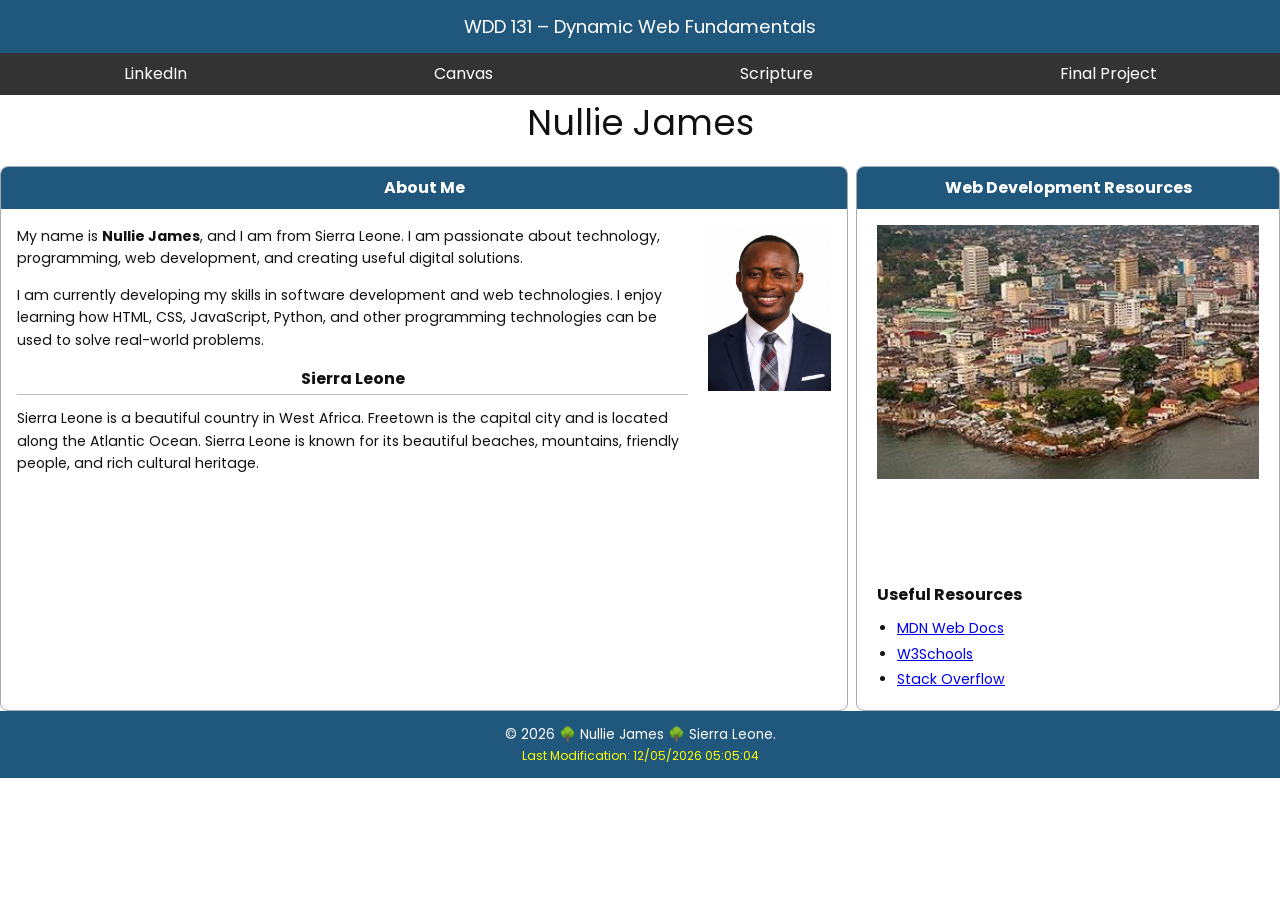
<file: index.html>
<!DOCTYPE html>
<html lang="en">

<head>
    <meta charset="UTF-8">
    <meta name="viewport" content="width=device-width, initial-scale=1.0">
    <title>WDD 131 - Dynamic Web Fundamentals - Nullie James</title>
    <meta name="description" content="This is the WDD 131 course website for Nullie James.">
    <meta name="author" content="Nullie James">
    <link rel="preconnect" href="https://fonts.googleapis.com">
    <link rel="preconnect" href="https://fonts.gstatic.com" crossorigin>
    <link href="https://fonts.googleapis.com/css2?family=Poppins:wght@400;600&display=swap" rel="stylesheet">
     <link rel="stylesheet" href="scripts/getdates.js">
    <link rel="stylesheet" href="styles/base.css">
</head>

<body>
    <header>
        <div class="header-top">
            <span id="course-title"> WDD 131 – Dynamic Web Fundamentals</span>
        </div>

        <nav>
            <ul>
                <li><a href="https://www.linkedin.com/in/nullie-james-a73502253"> LinkedIn</a></li>
                <li><a href="https://byupw.instructure.com/">Canvas</a></li>
                <li><a href="https://www.churchofjesuschrist.org/study/scriptures">Scripture</a></li>
                <li><a href="#">Final Project</a></li>
            </ul>
        </nav>
    </header>

    <main>
        <h1>Nullie James</h1>

        <div class="cards">

            <section class="card about-card">
                <h2>About Me</h2>

                <div class="card-content">

                    <div class="about-text">

                        <p>
                            My name is <strong>Nullie James</strong>, and I am from
                            Sierra Leone. I am passionate about technology,
                            programming, web development, and creating useful
                            digital solutions.
                        </p>

                        <p>
                            I am currently developing my skills in software
                            development and web technologies. I enjoy learning
                            how HTML, CSS, JavaScript, Python, and other
                            programming technologies can be used to solve
                            real-world problems.
                        </p>

                        <h3>Sierra Leone</h3>
                        <p>

                            Sierra Leone is a beautiful country in West Africa.
                            Freetown is the capital city and is located along
                            the Atlantic Ocean. Sierra Leone is known for its
                            beautiful beaches, mountains, friendly people,
                            and rich cultural heritage.
                        </p>

                    </div>
                    <img src="images/james.jpg" alt="My profile picture">
                </div>
            </section>

            <section class="card resources-card">
                <h2>Web Development Resources</h2>

                <div class="resource-content">
                    <img src="images/freetown.jpg" alt="Beautiful scenery in Sierra Leone">

                    <div class="resources">
                        <h3>Useful Resources</h3>
                        <ul>
                            <li>
                                <a href="https://developer.mozilla.org/en-US/docs/Web/JavaScript" target="_blank">MDN
                                    Web Docs</a>
                            </li>
                            <li>
                                <a href="https://www.w3schools.com/" target="_blank">W3Schools</a>
                            </li>
                            <li>
                                <a href="https://stackoverflow.com/" target="_blank">Stack Overflow</a>
                            </li>
                        </ul>
                    </div>
                </div>
            </section>

        </div>
    </main>
    <footer>
        <p>
            &copy; <span id="currentyear"></span>
            🌳 Nullie James 🌳 Sierra Leone.
        </p>

        <p id="lastModified"></p>
    </footer>

    <script src="scripts/getdates.js"></script>
</body>

</html>
</file>
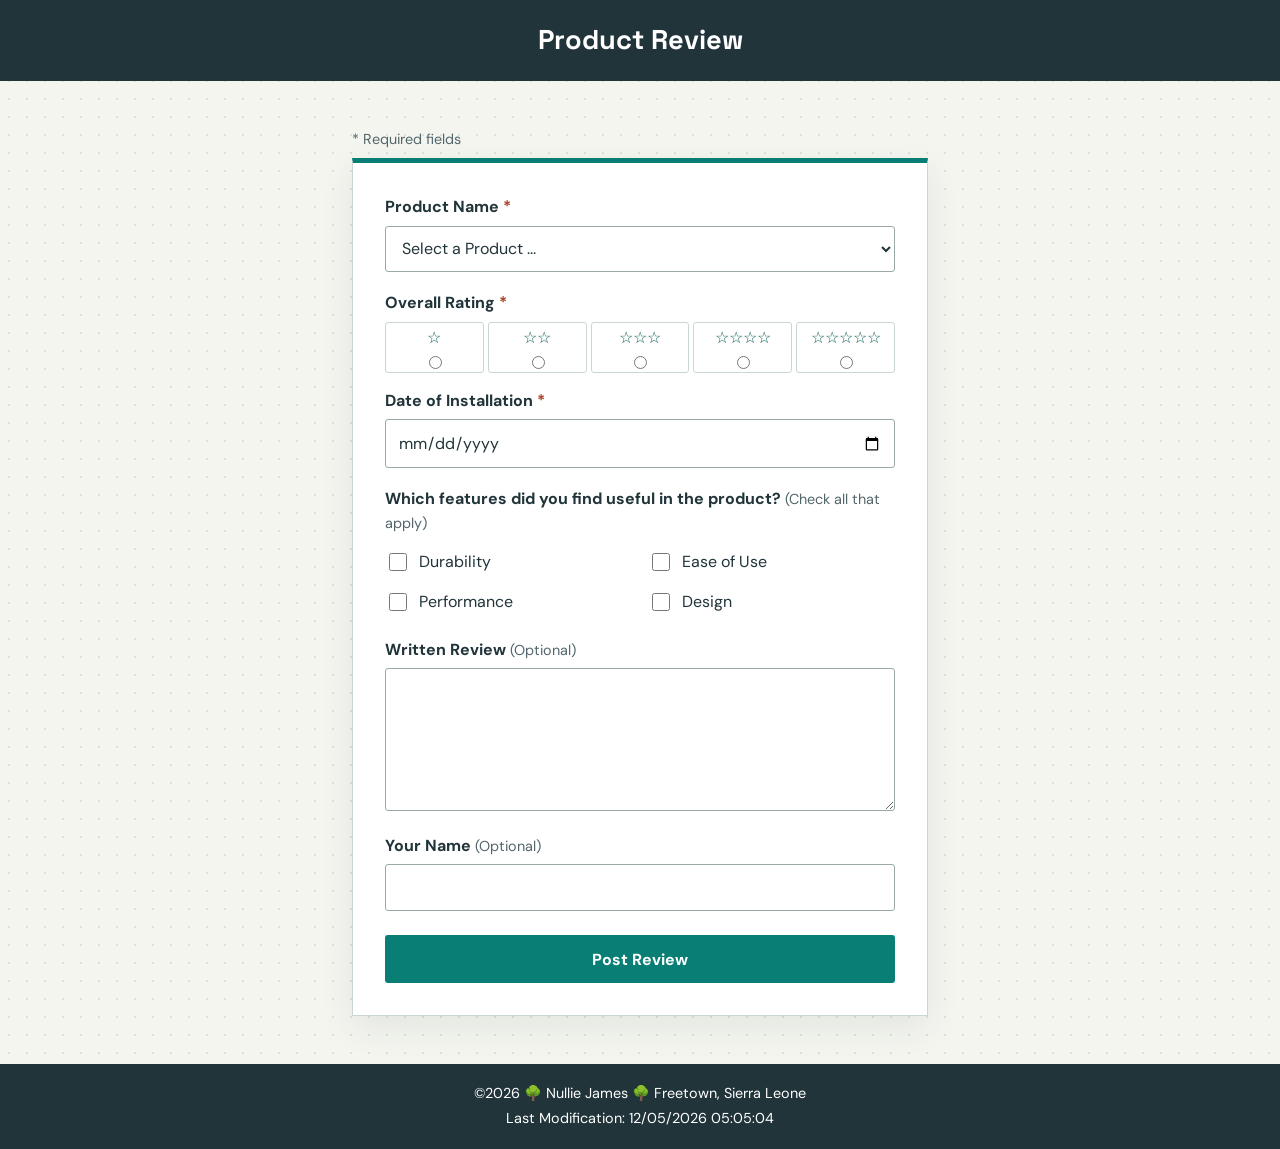
<file: form.html>
<!DOCTYPE html>
<html lang="en">

<head>
    <meta charset="UTF-8">
    <meta name="viewport" content="width=device-width, initial-scale=1.0">
    <meta name="description"
        content="Share feedback on product quality, installation, and useful features with this WDD131 product review form.">
    <meta name="author" content="Nullie James">
    <title>Product Review | WDD131</title>
    <link rel="preconnect" href="https://fonts.googleapis.com">
    <link rel="preconnect" href="https://fonts.gstatic.com" crossorigin>
    <link
        href="https://fonts.googleapis.com/css2?family=DM+Sans:wght@400;500;600;700&family=Space+Grotesk:wght@500;600;700&display=swap"
        rel="stylesheet">
    <link rel="stylesheet" href="styles/form.css">
    <script src="scripts/form.js" defer></script>
</head>

<body>
    <header>
        <h1>Product Review</h1>
    </header>
    <main>
        <p class="required-note"><span aria-hidden="true">*</span> Required fields</p>
        <form action="review.html" method="get">
            <label for="product">Product Name <span class="required" aria-hidden="true">*</span></label>
            <select id="product" name="product" required>
                <option value="" disabled selected>Select a Product ...</option>
            </select>

            <fieldset class="rating-options">
                <legend>Overall Rating <span class="required" aria-hidden="true">*</span></legend>
                <div class="rating-list">
                    <label for="rating-1"><input type="radio" id="rating-1" name="rating" value="1" required> <span
                            aria-hidden="true">☆</span> <span class="visually-hidden">1 star</span></label>
                    <label for="rating-2"><input type="radio" id="rating-2" name="rating" value="2" required> <span
                            aria-hidden="true">☆☆</span> <span class="visually-hidden">2 stars</span></label>
                    <label for="rating-3"><input type="radio" id="rating-3" name="rating" value="3" required> <span
                            aria-hidden="true">☆☆☆</span> <span class="visually-hidden">3 stars</span></label>
                    <label for="rating-4"><input type="radio" id="rating-4" name="rating" value="4" required> <span
                            aria-hidden="true">☆☆☆☆</span> <span class="visually-hidden">4 stars</span></label>
                    <label for="rating-5"><input type="radio" id="rating-5" name="rating" value="5" required> <span
                            aria-hidden="true">☆☆☆☆☆</span> <span class="visually-hidden">5 stars</span></label>
                </div>
            </fieldset>

            <label for="installation-date">Date of Installation <span class="required"
                    aria-hidden="true">*</span></label>
            <input type="date" id="installation-date" name="installation-date" required>

            <fieldset class="features-options">
                <legend>Which features did you find useful in the product? <span class="optional">(Check all that
                        apply)</span></legend>
                <label for="durability"><input type="checkbox" id="durability" name="features" value="Durability">
                    Durability</label>
                <label for="ease-of-use"><input type="checkbox" id="ease-of-use" name="features" value="Ease of Use">
                    Ease of Use</label>
                <label for="performance"><input type="checkbox" id="performance" name="features" value="Performance">
                    Performance</label>
                <label for="design"><input type="checkbox" id="design" name="features" value="Design"> Design</label>
            </fieldset>

            <label for="written-review">Written Review <span class="optional">(Optional)</span></label>
            <textarea id="written-review" name="written-review" rows="5"></textarea>

            <label for="user-name">Your Name <span class="optional">(Optional)</span></label>
            <input type="text" id="user-name" name="user-name" autocomplete="name">

            <input class="submit-button" type="submit" value="Post Review">
        </form>
    </main>
    <footer>
        <p>&copy;<span id="currentyear"></span> 🌳 Nullie James 🌳 Freetown, Sierra Leone</p>
        <p id="lastModified"></p>
    </footer>
</body>

</html>
</file>
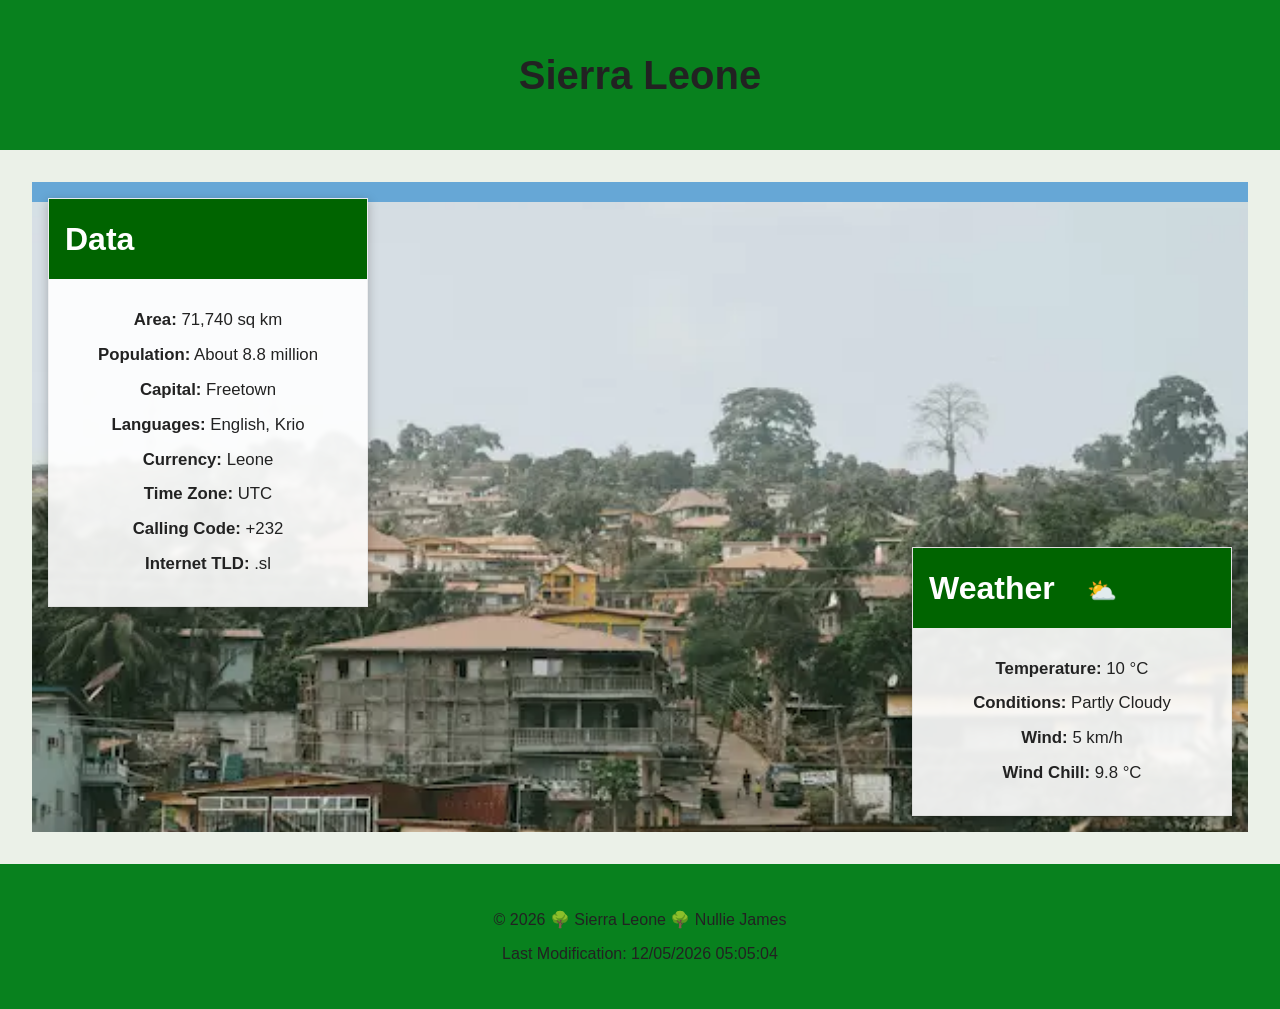
<file: place.html>
<!DOCTYPE html>
<html lang="en">

<head>
    <meta charset="UTF-8">
    <meta name="viewport" content="width=device-width, initial-scale=1.0">

    <meta name="description"
        content="WDD 131 Dynamic Web Fundamentals - Nullie James. Learn about Sierra Leone, its data, location, and weather.">
    <meta name="author" content="Nullie James">

    <title>Sierra Leone | WDD 131 | Nullie James</title>

    <link rel="stylesheet" href="styles/place.css">
    <link rel="stylesheet" href="styles/place-large.css">
    <script src="scripts/place.js" defer></script>
</head>

<body>

    <header>
        <h1>Sierra Leone</h1>
    </header>

    <main>

        <section class="hero">

            <picture>
                <source media="(max-width: 600px)" srcset="images/sierra-leone-small.webp">

                <source media="(max-width: 1000px)" srcset="images/sierra-leone-medium.webp">

                <img src="images/sierra-leone-large.webp" alt="Beautiful view of Freetown, Sierra Leone">
            </picture>

        </section>


        <section class="data">

            <h2>Data</h2>

            <div class="data-content">

                <p>
                    <strong>Area:</strong>
                    71,740 sq km
                </p>

                <p>
                    <strong>Population:</strong>
                    About 8.8 million
                </p>

                <p>
                    <strong>Capital:</strong>
                    Freetown
                </p>

                <p>
                    <strong>Languages:</strong>
                    English, Krio
                </p>

                <p>
                    <strong>Currency:</strong>
                    Leone
                </p>

                <p>
                    <strong>Time Zone:</strong>
                    UTC
                </p>

                <p>
                    <strong>Calling Code:</strong>
                    +232
                </p>
                <p>
                    <strong>Internet TLD:</strong>
                    .sl
                </p>
            </div>
        </section>


        <section class="weather">

            <h2>Weather</h2>

            <img src="images/weather-large.svg" alt="Partly cloudy weather" class="weather-icon">

            <div class="weather-content">

                <p>
                    <strong>Temperature:</strong>
                    <span id="temperature">10 °C</span>
                </p>

                <p>
                    <strong>Conditions:</strong>
                    Partly Cloudy
                </p>

                <p>
                    <strong>Wind:</strong>
                    <span id="wind">5 km/h</span>
                </p>

                <p>
                    <strong>Wind Chill:</strong>
                    <span id="windchill">N/A</span>
                </p>

            </div>

        </section>

    </main>


    <footer>

        <p>
            &copy; <span id="currentyear"></span>
            🌳 Sierra Leone 🌳
            Nullie James
        </p>

        <p>
            Last Modification:
            <span id="lastModified"></span>
        </p>

    </footer>

</body>

</html>
</file>
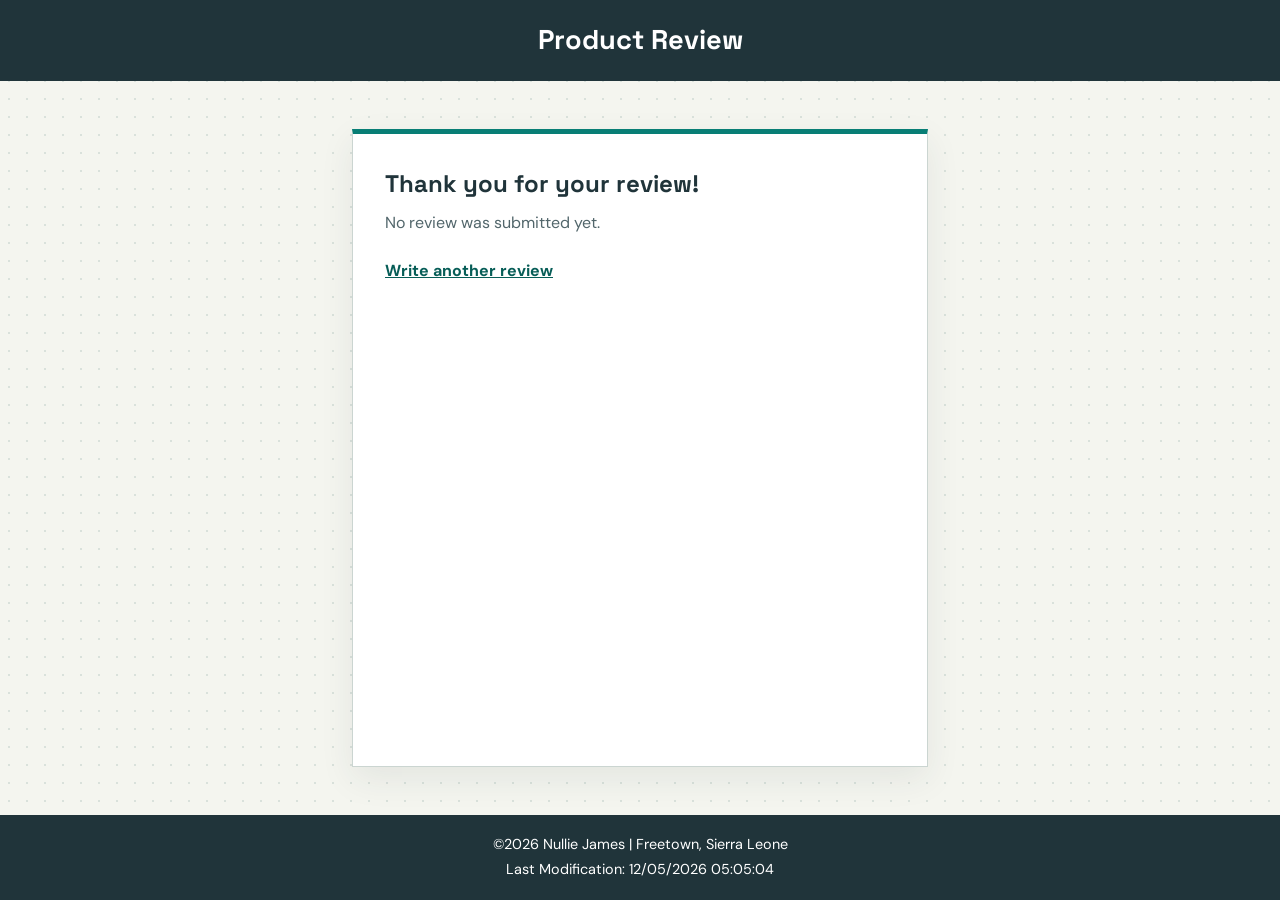
<file: review.html>
<!DOCTYPE html>
<html lang="en">

<head>
    <meta charset="UTF-8">
    <meta name="viewport" content="width=device-width, initial-scale=1.0">
    <meta name="description"
        content="Confirmation and summary of your submitted product review, including your rating and selected product features.">
    <meta name="author" content="Nullie James">
    <title>Review Submitted | WDD131</title>
    <link rel="preconnect" href="https://fonts.googleapis.com">
    <link rel="preconnect" href="https://fonts.gstatic.com" crossorigin>
    <link
        href="https://fonts.googleapis.com/css2?family=DM+Sans:wght@400;500;600;700&family=Space+Grotesk:wght@500;600;700&display=swap"
        rel="stylesheet">
    <link rel="stylesheet" href="styles/form.css">
    <script src="scripts/review.js" defer></script>
</head>

<body>
    <header>
        <h1>Product Review</h1>
    </header>
    <main class="confirmation">
        <h2>Thank you for your review!</h2>
        <p id="review-count" aria-live="polite"></p>
        <dl id="review-details"></dl>
        <a class="back-link" href="form.html">Write another review</a>
    </main>
    <footer>
        <p>&copy;<span id="currentyear"></span> Nullie James | Freetown, Sierra Leone</p>
        <p id="lastModified"></p>
    </footer>
</body>

</html>
</file>
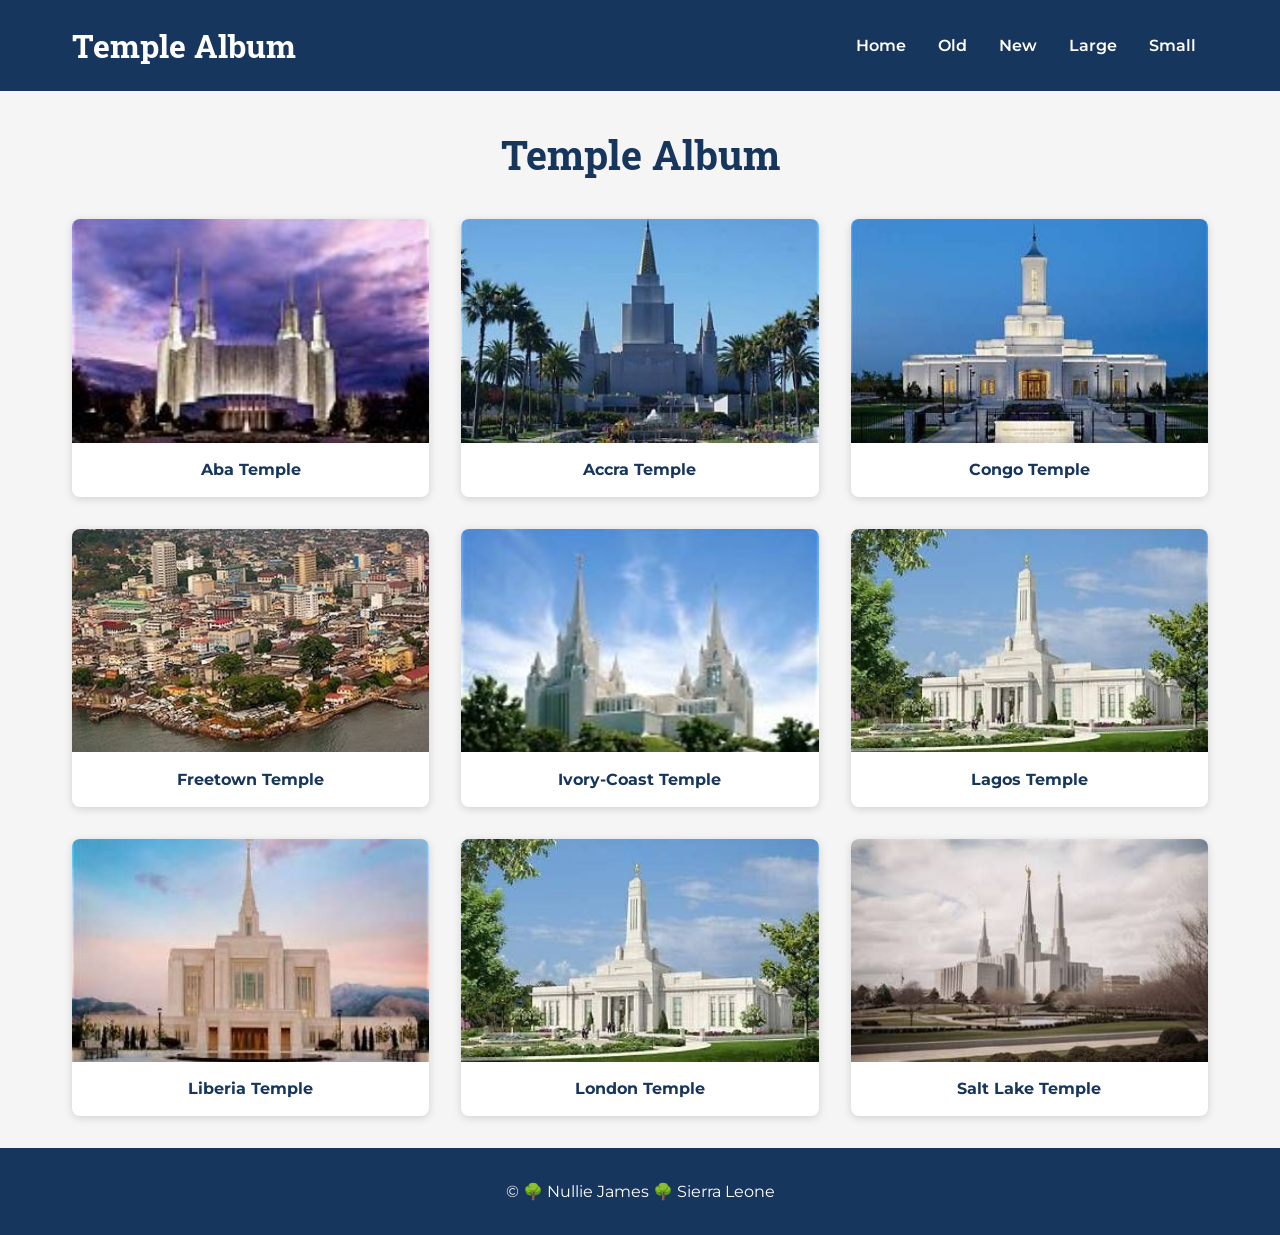
<file: temples.html>
<!DOCTYPE html>
<html lang="en">

<head>
    <meta charset="UTF-8">
    <meta name="viewport" content="width=device-width, initial-scale=1.0">

    <meta name="description"
        content="Explore a collection of temples from around the world in the Temple Album by Nullie James.">
    <meta name="author" content="Nullie James">

    <title>Temple Album | Nullie James</title>

    <link rel="preconnect" href="https://fonts.googleapis.com">
    <link rel="preconnect" href="https://fonts.gstatic.com" crossorigin>

    <link
        href="https://fonts.googleapis.com/css2?family=Montserrat:wght@400;600;700&family=Roboto+Slab:wght@600;700&display=swap"
        rel="stylesheet">

    <link rel="stylesheet" href="styles/temples.css">
    <link rel="stylesheet" href="styles/temples-large.css">

    <script src="scripts/temples.js" defer></script>
</head>

<body>

    <header>
        <div class="header-content">

            <h1 class="site-title">Temple Album</h1>

            <button id="menu-button" type="button" aria-label="Open navigation menu" aria-expanded="false"
                aria-controls="nav-menu">
                ☰
            </button>

            <nav id="nav-menu" aria-label="Main navigation">
                <a href="index.html">Home</a>
                <a href="#">Old</a>
                <a href="#">New</a>
                <a href="#">Large</a>
                <a href="#">Small</a>
            </nav>

        </div>
    </header>

    <main>
        <h2>Temple Album</h2>

        <div class="gallery">

            <figure>
                <img src="images/aba.jpg" alt="Aba Temple" width="800" height="500" loading="lazy">
                <figcaption>Aba Temple</figcaption>
            </figure>

            <figure>
                <img src="images/accra.jpg" alt="Accra Temple" width="800" height="500" loading="lazy">
                <figcaption>Accra Temple</figcaption>
            </figure>

            <figure>
                <img src="images/congo.jpg" alt="Congo Temple" width="800" height="500" loading="lazy">
                <figcaption>Congo Temple</figcaption>
            </figure>

            <figure>
                <img src="images/freetown.jpg" alt="Freetown Temple" width="800" height="500" loading="lazy">
                <figcaption>Freetown Temple</figcaption>
            </figure>

            <figure>
                <img src="images/ivorycoast.jpg" alt="Ivory-Coast Temple" width="800" height="500" loading="lazy">
                <figcaption>Ivory-Coast Temple</figcaption>
            </figure>

            <figure>
                <img src="images/lagos.jpg" alt="Lagos Temple" width="800" height="500" loading="lazy">
                <figcaption>Lagos Temple</figcaption>
            </figure>

            <figure>
                <img src="images/liberia.jpg" alt="Liberia Temple" width="800" height="500" loading="lazy">
                <figcaption>Liberia Temple</figcaption>
            </figure>

            <figure>
                <img src="images/london.jpg" alt="London Temple" width="800" height="500" loading="lazy">
                <figcaption>London Temple</figcaption>
            </figure>

            <figure>
                <img src="images/saltlake.jpg" alt="Salt-Lake Temple" width="800" height="500" loading="lazy">
                <figcaption>Salt Lake Temple</figcaption>
            </figure>

        </div>
    </main>

    <footer>
        <p>
            &copy; <span id="currentyear"></span>
            🌳 Nullie James 🌳 Sierra Leone
        </p>

        <p id="lastModified"></p>
    </footer>

</body>

</html>
</file>
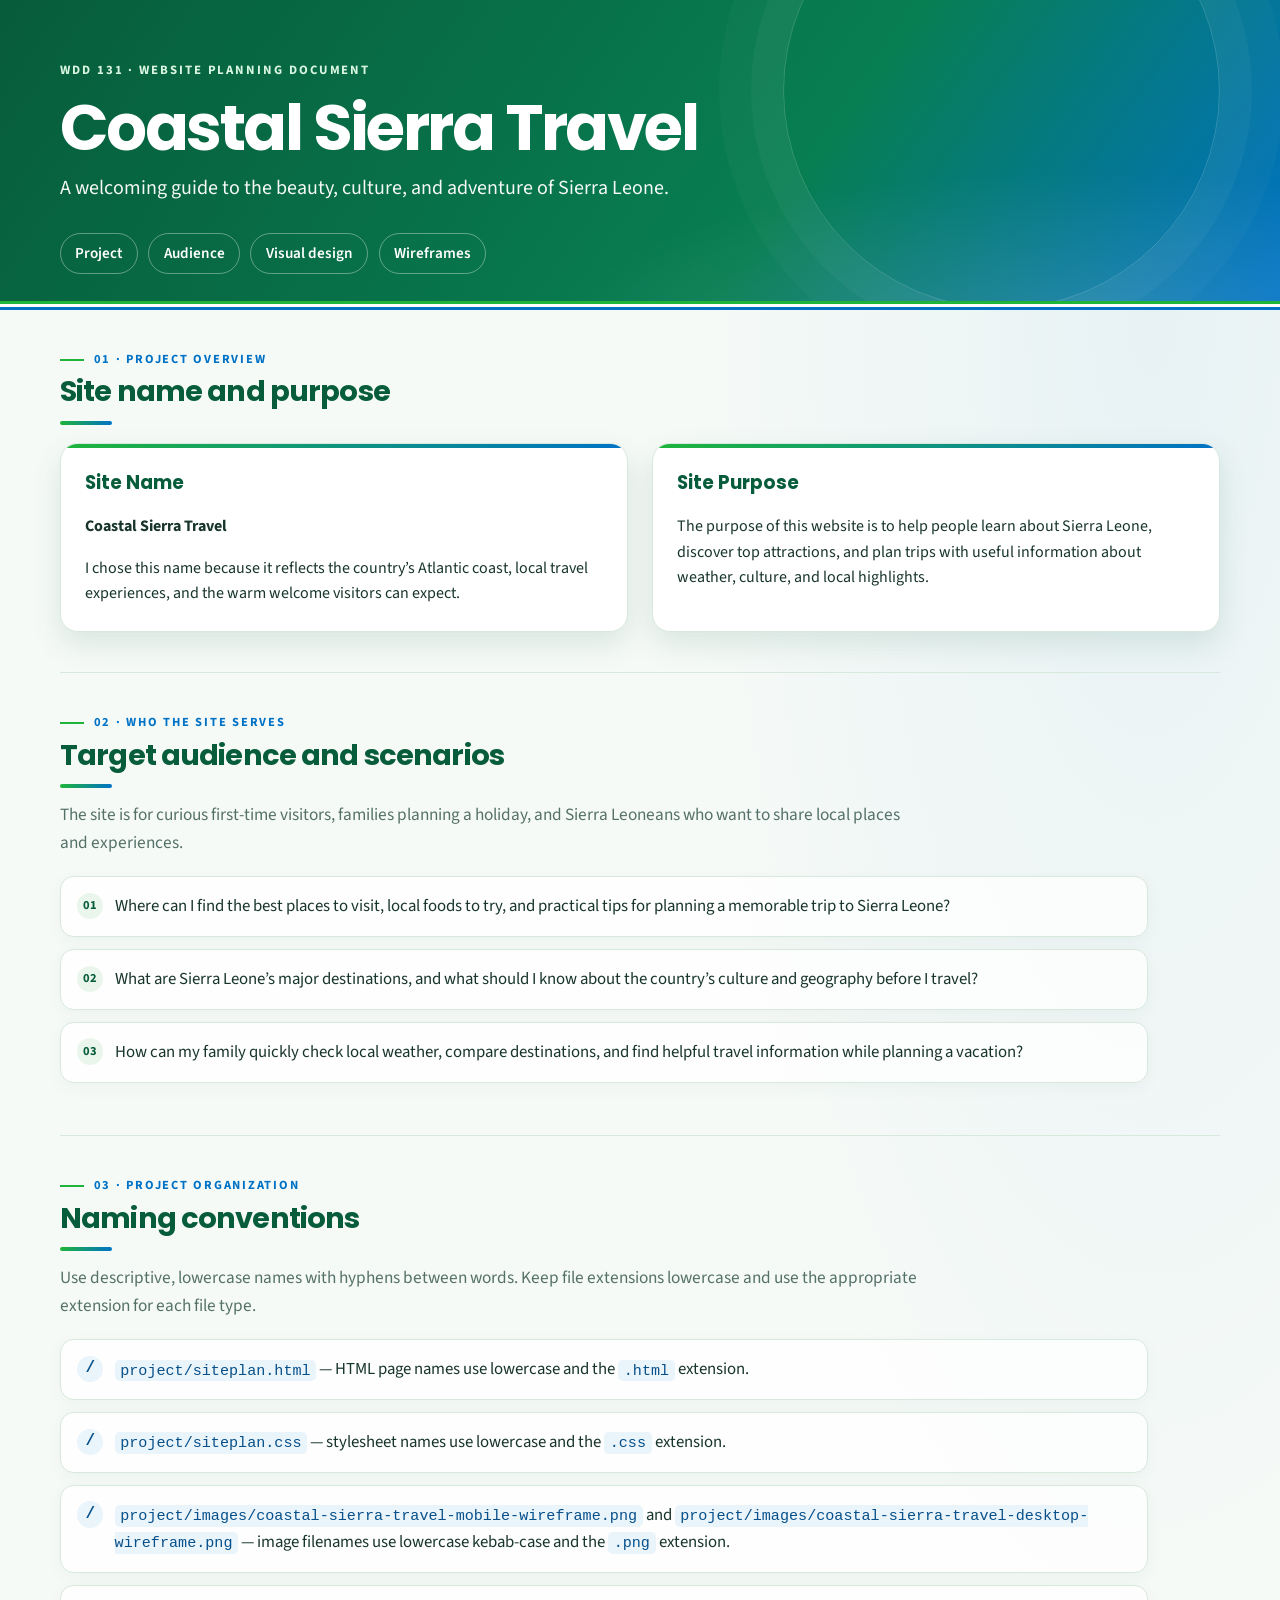
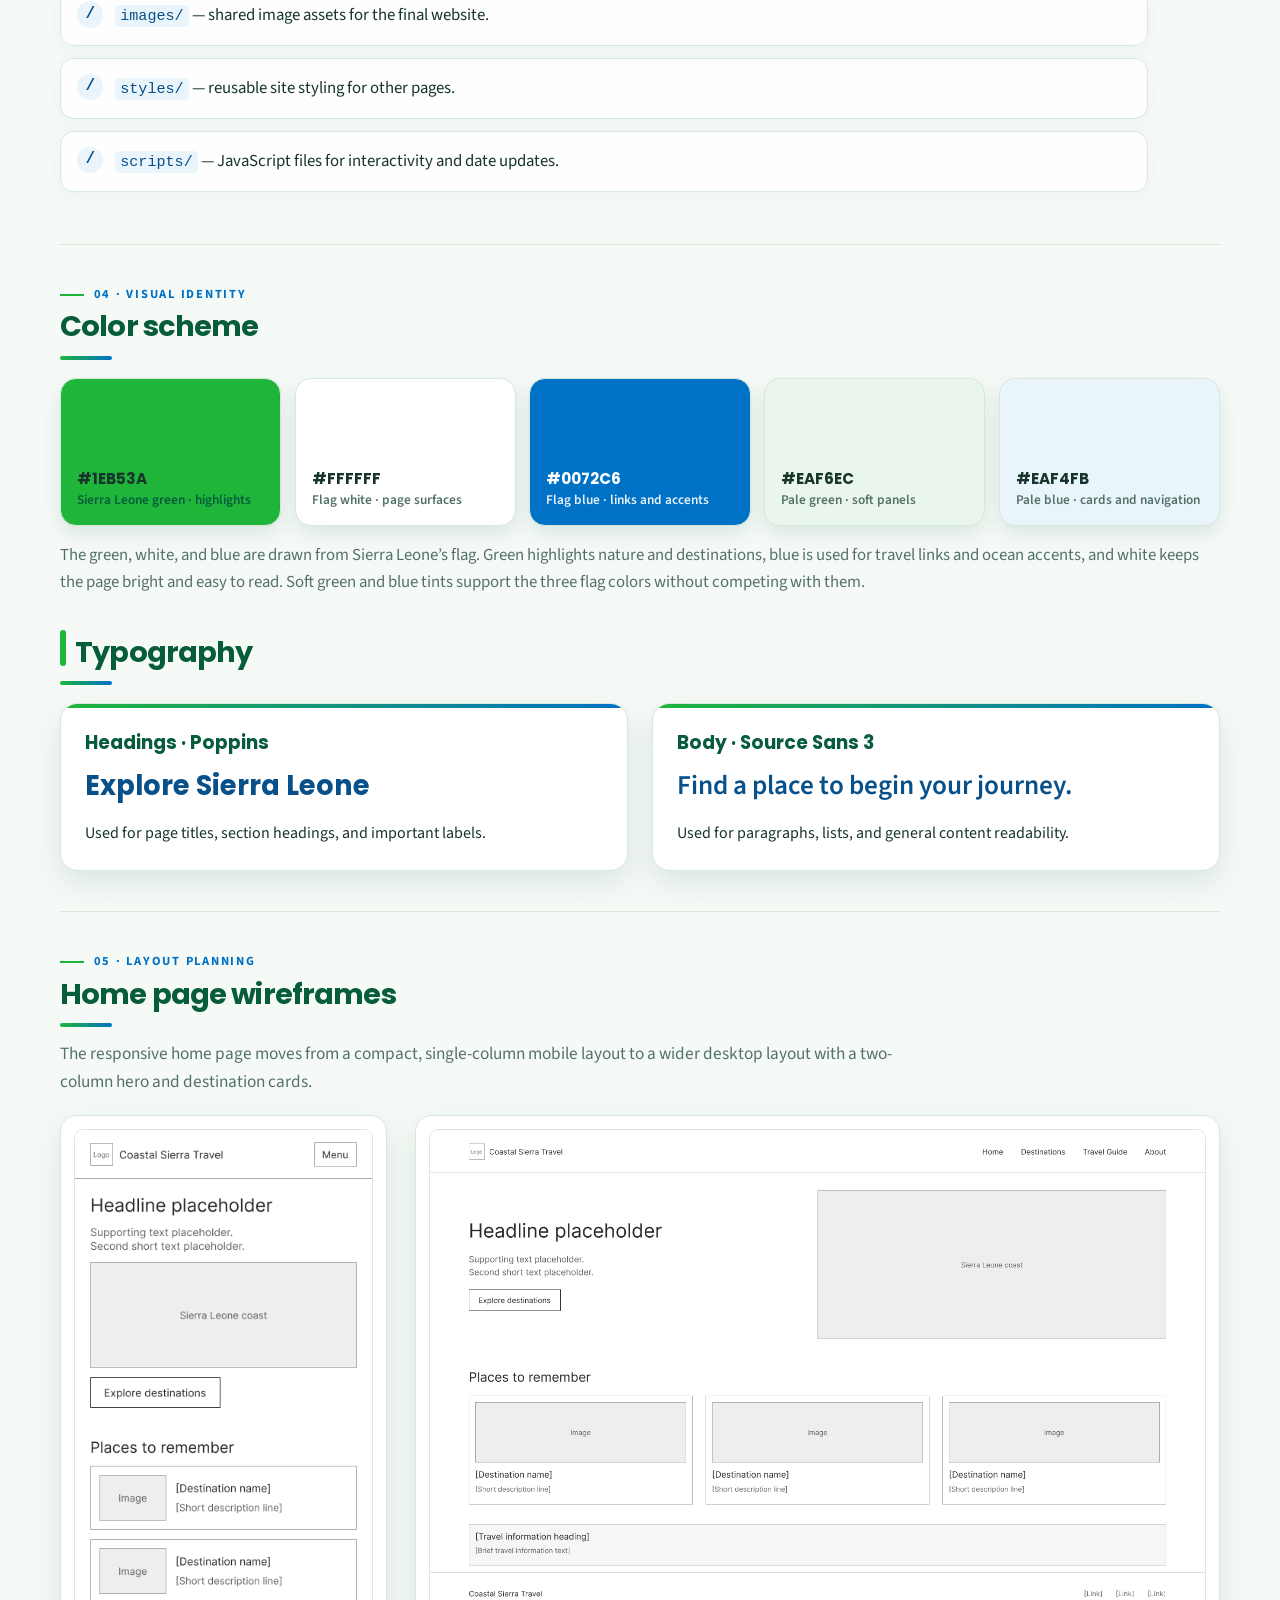
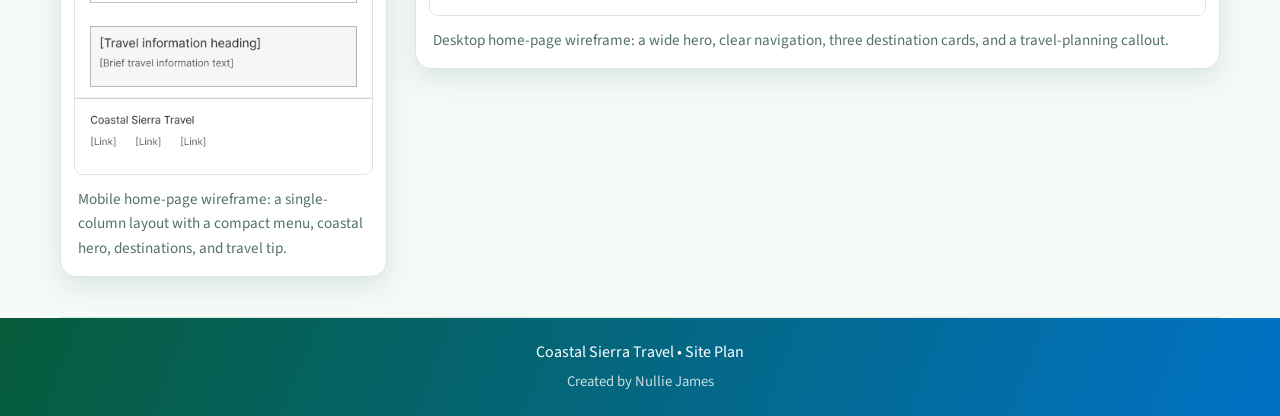
<file: project/siteplan.html>
<!DOCTYPE html>
<html lang="en">
  <head>
    <meta charset="UTF-8">
    <meta name="viewport" content="width=device-width, initial-scale=1.0">
    <meta
      name="description"
      content="Site plan for Coastal Sierra Travel, a travel website for Sierra Leone."
    >
    <meta name="author" content="Nullie James">
    <title>Coastal Sierra Travel | Site Plan</title>
    <link rel="preconnect" href="https://fonts.googleapis.com">
    <link rel="preconnect" href="https://fonts.gstatic.com" crossorigin>
    <link
      href="https://fonts.googleapis.com/css2?family=Poppins:wght@400;500;600;700&family=Source+Sans+3:wght@400;600;700&display=swap"
      rel="stylesheet"
    >
    <link rel="stylesheet" href="siteplan.css">
  </head>
  <body>
    <header class="site-header">
      <div class="container">
        <p class="eyebrow">WDD 131 · Website planning document</p>
        <h1>Coastal Sierra Travel</h1>
        <p class="tagline">
          A welcoming guide to the beauty, culture, and adventure of Sierra Leone.
        </p>
        <nav class="page-nav" aria-label="Site plan sections">
          <a href="#identity">Project</a>
          <a href="#audience">Audience</a>
          <a href="#visual-design">Visual design</a>
          <a href="#wireframes">Wireframes</a>
        </nav>
      </div>
    </header>

    <main class="container">
      <section class="section" id="identity">
        <p class="section-kicker">01 · Project overview</p>
        <h2>Site name and purpose</h2>
        <div class="card-grid">
          <article class="card">
            <h3>Site Name</h3>
            <p><strong>Coastal Sierra Travel</strong></p>
            <p>
              I chose this name because it reflects the country’s Atlantic coast,
              local travel experiences, and the warm welcome visitors can expect.
            </p>
          </article>

          <article class="card">
            <h3>Site Purpose</h3>
            <p>
              The purpose of this website is to help people learn about Sierra Leone,
              discover top attractions, and plan trips with useful information about
              weather, culture, and local highlights.
            </p>
          </article>
        </div>
      </section>

      <section class="section" id="audience">
        <p class="section-kicker">02 · Who the site serves</p>
        <h2>Target audience and scenarios</h2>
        <p class="section-intro">
          The site is for curious first-time visitors, families planning a holiday,
          and Sierra Leoneans who want to share local places and experiences.
        </p>
        <ol class="scenario-list">
          <li>
            Where can I find the best places to visit, local foods to try, and practical
            tips for planning a memorable trip to Sierra Leone?
          </li>
          <li>
            What are Sierra Leone’s major destinations, and what should I know about the
            country’s culture and geography before I travel?
          </li>
          <li>
            How can my family quickly check local weather, compare destinations, and find
            helpful travel information while planning a vacation?
          </li>
        </ol>
      </section>

      <section class="section">
        <p class="section-kicker">03 · Project organization</p>
        <h2>Naming conventions</h2>
        <p class="section-intro">
          Use descriptive, lowercase names with hyphens between words. Keep file
          extensions lowercase and use the appropriate extension for each file type.
        </p>
        <ul class="naming-list">
          <li><code>project/siteplan.html</code> — HTML page names use lowercase and the <code>.html</code> extension.</li>
          <li><code>project/siteplan.css</code> — stylesheet names use lowercase and the <code>.css</code> extension.</li>
          <li><code>project/images/coastal-sierra-travel-mobile-wireframe.png</code> and <code>project/images/coastal-sierra-travel-desktop-wireframe.png</code> — image filenames use lowercase kebab-case and the <code>.png</code> extension.</li>
          <li><code>images/</code> — shared image assets for the final website.</li>
          <li><code>styles/</code> — reusable site styling for other pages.</li>
          <li><code>scripts/</code> — JavaScript files for interactivity and date updates.</li>
        </ul>
      </section>

      <section class="section" id="visual-design">
        <p class="section-kicker">04 · Visual identity</p>
        <h2>Color scheme</h2>
        <div class="palette" role="group" aria-label="Color palette for Coastal Sierra Travel">
          <div class="swatch swatch-1">
            <span>#1EB53A</span>
            <small>Sierra Leone green · highlights</small>
          </div>
          <div class="swatch swatch-2">
            <span>#FFFFFF</span>
            <small>Flag white · page surfaces</small>
          </div>
          <div class="swatch swatch-3">
            <span>#0072C6</span>
            <small>Flag blue · links and accents</small>
          </div>
          <div class="swatch swatch-4">
            <span>#EAF6EC</span>
            <small>Pale green · soft panels</small>
          </div>
          <div class="swatch swatch-5">
            <span>#EAF4FB</span>
            <small>Pale blue · cards and navigation</small>
          </div>
        </div>

        <p class="note">
          The green, white, and blue are drawn from Sierra Leone’s flag. Green highlights
          nature and destinations, blue is used for travel links and ocean accents, and white
          keeps the page bright and easy to read. Soft green and blue tints support the three
          flag colors without competing with them.
        </p>

        <h2 class="subsection-title">Typography</h2>
        <div class="typography-grid">
          <article class="type-block">
            <h3>Headings · Poppins</h3>
            <p class="sample sample-heading">Explore Sierra Leone</p>
            <p>Used for page titles, section headings, and important labels.</p>
          </article>

          <article class="type-block">
            <h3>Body · Source Sans 3</h3>
            <p class="sample sample-body">Find a place to begin your journey.</p>
            <p>Used for paragraphs, lists, and general content readability.</p>
          </article>
        </div>
      </section>

      <section class="section" id="wireframes">
        <p class="section-kicker">05 · Layout planning</p>
        <h2>Home page wireframes</h2>
        <p class="section-intro">
          The responsive home page moves from a compact, single-column mobile layout
          to a wider desktop layout with a two-column hero and destination cards.
        </p>
        <div class="wireframe-grid">
          <figure class="wireframe wireframe-mobile">
            <img
              class="wireframe-image"
              src="images/mobile-wireframe.png"
              alt="Mobile home-page wireframe showing a header, menu, Sierra Leone coast hero, explore button, destination cards, travel tip, and footer."
              width="390"
              height="844"
              loading="lazy"
            >
            <figcaption>Mobile home-page wireframe: a single-column layout with a compact menu, coastal hero, destinations, and travel tip.</figcaption>
          </figure>

          <figure class="wireframe wireframe-desktop">
            <img
              class="wireframe-image"
              src="images/desktop-wireframe.png"
              alt="Desktop home-page wireframe showing branded navigation, a two-column coastal hero, three destination cards, a travel-planning callout, and footer."
              width="1440"
              height="900"
              loading="lazy"
            >
            <figcaption>Desktop home-page wireframe: a wide hero, clear navigation, three destination cards, and a travel-planning callout.</figcaption>
          </figure>
        </div>
      </section>
    </main>

    <footer class="site-footer">
      <p>Coastal Sierra Travel • Site Plan</p>
      <p class="footer-author">Created by Nullie James</p>
    </footer>
  </body>
</html>
</file>
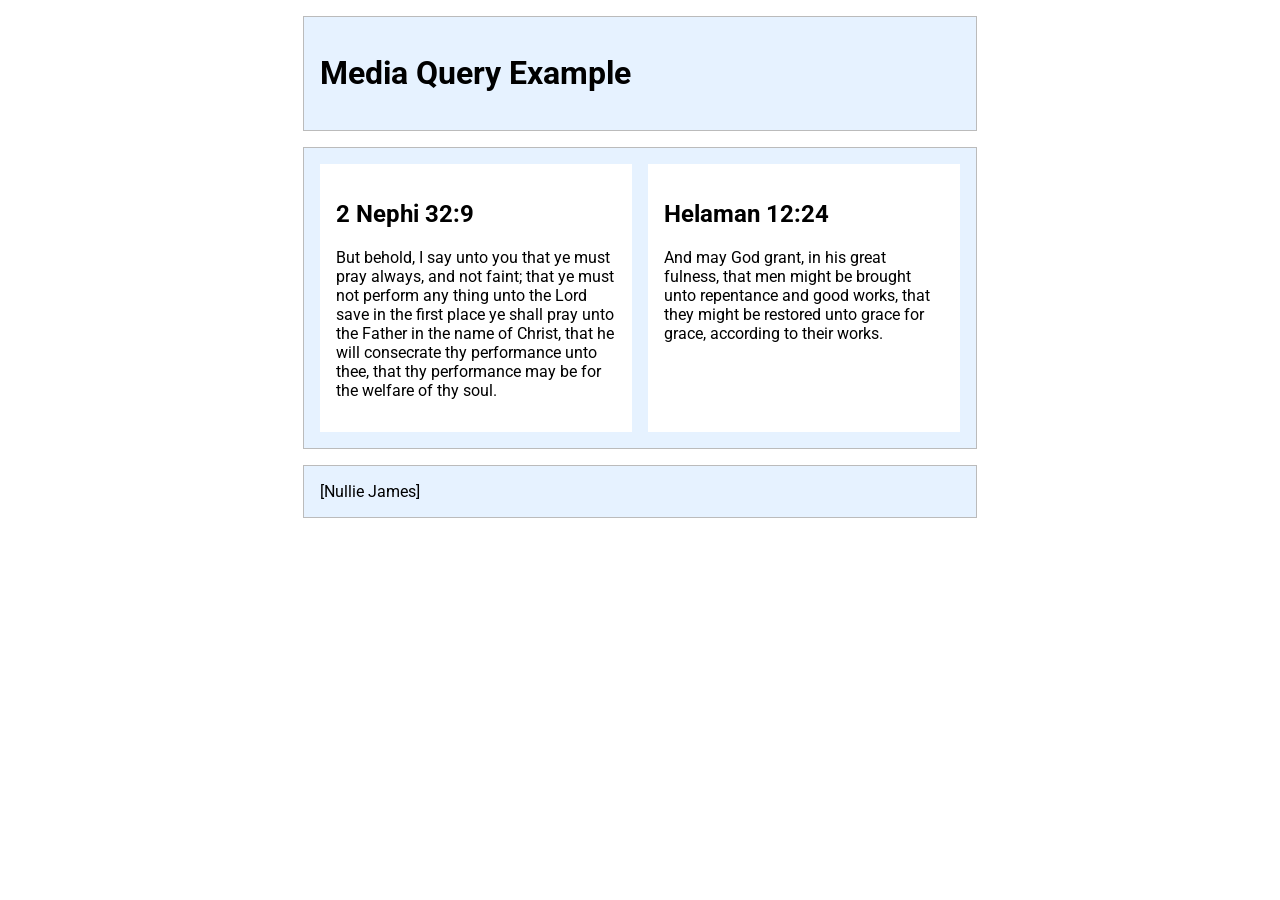
<file: week02/media-query.html>
<!DOCTYPE html>
<html lang="en">
<head>
    <meta charset="UTF-8">
    <meta name="viewport" content="width=device-width, initial-scale=1.0">
    <title>WDD 131 - Media Query Example</title>
    <meta name="description" content="Media query learning activity example page.">
    <meta name="author" content="[Put your full name here]">
    <link rel="preconnect" href="https://fonts.googleapis.com">
    <link rel="preconnect" href="https://fonts.gstatic.com" crossorigin>
    <link href="https://fonts.googleapis.com/css2?family=Roboto&display=swap" rel="stylesheet">
    <link rel="stylesheet" href="styles/media-query.css">
    <link rel="stylesheet" href="styles/media-query-large.css">
</head>
<body>
    <header>
        <h1>Media Query Example</h1>
    </header>
    <main>
        <section>
            <h2>
                2 Nephi 32:9
            </h2>
            <p>
                But behold, I say unto you that ye must pray always, and not faint; that ye must not perform any thing unto the Lord save in the first place ye shall pray unto the Father in the name of Christ, that he will consecrate thy performance unto thee, that thy performance may be for the welfare of thy soul.
            </p>
        </section>
        <section>
            <h2>Helaman 12:24</h2>
            <p>
                And may God grant, in his great fulness, that men might be brought unto repentance and good works, that they might be restored unto grace for grace, according to their works.
            </p>
        </section>
    </main>
    <footer>
        [Nullie James]
    </footer>
</body>
</html>
</file>
<file: styles/base.css>
/* ---- Dynamic fundamental CSS---- */

* {
    margin: 0;
    padding: 0;
    box-sizing: border-box;
}

/* ----body---- */
body {
    font-family: "Poppins", Arial, sans-serif;
    color: #111;
    background-color: #fff;
    line-height: 1.6;
}

/* ---Header--- */
header {
    width: 100%;
}

.header-top {
    background-color: #20577d;
    color: white;
    text-align: center;
    padding: 12px 10px;
}

header course-title {
    padding: 1rem;
    color: #12cc0c;
    background-color: #1805c9;
    justify-content: center;
    align-items: center;
}

#course-title {
    font-size: 1.15rem;
    font-weight: 400;
}

nav {
    background-color: #333333;
    width: 100%;
}

nav ul {
    list-style: none;
    display: flex;
    justify-content: space-around;
    align-items: center;
    width: 100%;
    margin: 0;
    padding: 0;
}

nav ul li {
    margin: 0;
    padding: 0;
}

nav ul li a {
    display: block;
    color: white;
    text-decoration: none;
    font-size: 1rem;
    padding: 8px 20px;

}

nav ul li a:hover {
    text-decoration: underline;
}

main>h1 {
    text-align: center;
    font-size: 2.2rem;
    font-weight: 400;
    margin: 0 0 15px;
}

/* ----cards---- */
.cards {
    display: grid;
    grid-template-columns: 2fr 1fr;
    gap: 8px;
    align-items: stretch;
}

.card {
    border: 1px solid #aaa;
    border-radius: 8px;
    overflow: hidden;
    background-color: white;
}

.card h2 {
    background-color: #20577d;
    color: white;
    text-align: center;
    font-size: 1rem;
    font-weight: bold;
    padding: 8px;
    margin: 0;
}

/* ---About Card */
.card-content {
    display: flex;
    gap: 20px;
    padding: 16px;
    align-items: flex-start;
}

.about-text {
    flex: 1;
}

.about-text p {
    font-size: 0.88rem;
    margin-bottom: 14px;
}

.about-text h3 {
    text-align: center;
    font-size: 1rem;
    border-bottom: 1px solid #bbb;
    padding-bottom: 3px;
    margin: 14px 0 12px;
}

.card-content>img {
    width: 123px;
    height: 166px;
    object-fit: cover;
    flex-shrink: 0;
}

/* ---Resource Card --- */
.resource-content {
    padding: 16px 20px;
}

/* The screenshot does not show the Freetown image */
.resource-content>img {
    width: 100%;
    height: 100%;
    object-fit: cover;
    flex-shrink: 0;
}

.resources {
    padding-top: 95px;
}

.resources h3 {
    font-size: 1rem;
    margin-bottom: 10px;
}

.resources ul {
    padding-left: 20px;
}

.resources li {
    margin-bottom: 3px;
    font-size: 0.88rem;
}

.resources a {
    color: #0000ee;
    text-decoration: underline;
}

.resources a:hover {
    color: #20577d;
}

/* ---footer--- */
footer {
    background-color: #20577d;
    color: white;
    text-align: center;
    padding: 13px 10px;
    margin-top: 0;
}

footer p {
    margin: 0;
    font-size: 0.85rem;
}

#currentyear {
    color: white;
}

#lastModified {
    color: yellow;
    font-size: 0.75rem;
}

/* =========================
   RESPONSIVE DESIGN
========================= */

@media (max-width: 700px) {

    nav ul {
        flex-direction: column;
    }

    nav a {
        padding: 8px;
    }

    main {
        padding: 15px 10px;
    }

    main>h1 {
        font-size: 1.8rem;
    }

    .cards {
        grid-template-columns: 1fr;
    }

    .card-content {
        flex-direction: column;
    }

    .card-content>img {
        width: 140px;
        height: auto;
        align-self: center;
    }

    .resources {
        padding-top: 20px;
    }
}
</file>
<file: styles/form.css>
:root {
    color-scheme: light;
    --ink: #20343a;
    --muted: #52666b;
    --paper: #f4f5ef;
    --surface: #ffffff;
    --accent: #087e75;
    --accent-dark: #075d57;
    --line: #cbd5d1;
    --focus: #c04c2d;
}

* {
    box-sizing: border-box;
}

body {
    min-height: 100vh;
    margin: 0;
    display: flex;
    flex-direction: column;
    background-color: var(--paper);
    background-image: radial-gradient(#d9e1db 0.75px, transparent 0.75px);
    background-size: 18px 18px;
    color: var(--ink);
    font-family: 'DM Sans', sans-serif;
    line-height: 1.5;
}

header {
    padding: 1.25rem 1rem;
    background: var(--ink);
    color: #fff;
    text-align: center;
}

h1,
h2 {
    margin: 0;
    font-family: 'Space Grotesk', sans-serif;
}

h1 {
    font-size: 1.7rem;
}

main {
    width: min(100% - 2rem, 36rem);
    margin: 2rem auto;
    flex: 1;
}

.required-note {
    margin: 0 0 0.5rem;
    color: var(--muted);
    font-size: 0.9rem;
}

.required {
    color: #a83e24;
    font-weight: 700;
}

form,
.confirmation {
    padding: clamp(1.25rem, 5vw, 2rem);
    border: 1px solid var(--line);
    border-top: 5px solid var(--accent);
    background: var(--surface);
    box-shadow: 0 12px 32px rgb(32 52 58 / 8%);
}

form>label,
fieldset legend {
    display: block;
    margin: 1rem 0 0.4rem;
    font-weight: 700;
}

form>label:first-child {
    margin-top: 0;
}

select,
input[type="date"],
input[type="text"],
textarea {
    width: 100%;
    min-height: 2.9rem;
    padding: 0.65rem 0.75rem;
    border: 1px solid #9aa9a5;
    border-radius: 3px;
    background: #fff;
    color: var(--ink);
    font: inherit;
}

textarea {
    min-height: 7rem;
    resize: vertical;
}

fieldset {
    min-width: 0;
    margin: 1.2rem 0 0;
    padding: 0;
    border: 0;
}

fieldset legend {
    padding: 0;
}

.rating-list {
    display: grid;
    grid-template-columns: repeat(5, minmax(0, 1fr));
    gap: 0.25rem;
}

.rating-list label {
    display: flex;
    min-height: 3.2rem;
    flex-direction: column-reverse;
    align-items: center;
    justify-content: center;
    gap: 0.15rem;
    border: 1px solid var(--line);
    border-radius: 3px;
    color: var(--accent-dark);
    cursor: pointer;
    font-size: 1rem;
}

.rating-list input,
.features-options input {
    accent-color: var(--accent);
}

.features-options label {
    display: flex;
    min-height: 2.5rem;
    align-items: center;
    gap: 0.6rem;
    padding: 0.25rem 0;
}

.features-options input {
    width: 1.1rem;
    height: 1.1rem;
}

.optional {
    color: var(--muted);
    font-size: 0.9rem;
    font-weight: 400;
}

.submit-button {
    width: 100%;
    min-height: 3rem;
    margin-top: 1.5rem;
    border: 0;
    border-radius: 3px;
    background: var(--accent);
    color: #fff;
    cursor: pointer;
    font: 700 1rem 'DM Sans', sans-serif;
}

.submit-button:hover,
.submit-button:focus-visible {
    background: var(--accent-dark);
}

select:focus-visible,
input:focus-visible,
textarea:focus-visible,
a:focus-visible,
button:focus-visible {
    outline: 3px solid var(--focus);
    outline-offset: 2px;
}

.confirmation h2 {
    font-size: 1.5rem;
}

#review-count {
    margin: 0.6rem 0 1.5rem;
    color: var(--muted);
}

dl {
    margin: 0 0 1.5rem;
}

dt {
    margin-top: 1rem;
    font-weight: 700;
}

dd {
    margin: 0.2rem 0 0;
    overflow-wrap: anywhere;
    white-space: pre-wrap;
}

.back-link {
    display: inline-block;
    color: var(--accent-dark);
    font-weight: 700;
}

.visually-hidden {
    position: absolute;
    width: 1px;
    height: 1px;
    overflow: hidden;
    clip-path: inset(50%);
    white-space: nowrap;
}

footer {
    padding: 1rem;
    background: var(--ink);
    color: #fff;
    text-align: center;
    font-size: 0.9rem;
}

footer p {
    margin: 0.2rem;
}

@media (min-width: 40rem) {
    main {
        margin-top: 3rem;
        margin-bottom: 3rem;
    }

    .features-options {
        display: grid;
        grid-template-columns: 1fr 1fr;
        column-gap: 1rem;
    }

    .features-options legend {
        grid-column: 1 / -1;
    }
}
</file>
<file: styles/place.css>
/* =========================
   GLOBAL VARIABLES
========================= */

:root {
    --green: #08811e;
    --dark-green: #006400;
    --blue: #66a7d6;
    --white: #ffffff;
    --dark: #222222;
    --card-bg: rgba(255, 255, 255, 0.88);
    --heading-size: 2rem;
}

/* =========================
   BASIC RESET
========================= */

* {
    box-sizing: border-box;
}

body {
    margin: 0;
    font-family: Arial, Helvetica, sans-serif;
    color: var(--dark);
    line-height: 1.5;
    background: #ebf1e8;
}


/* =========================
   HEADER
========================= */

header {
    background-color: var(--green);
    color: var(--dark);
    min-height: 150px;
    display: flex;
    justify-content: center;
    align-items: center;
    text-align: center;
}

header h1 {
    margin: 0;
    font-size: 3.5rem;
}


/* =========================
   MAIN
========================= */

main {
    position: relative;
}


/* =========================
   HERO IMAGE
========================= */

.hero {
    width: 100%;
    height: 600px;
    overflow: hidden;
    position: relative;
    border-top: 20px solid var(--blue);
    background-image: url('../images/sierra-leone-large.webp');
    background-size: cover;
    background-position: center;
}

.hero picture,
.hero img {
    display: block;
    width: 100%;
    height: 100%;
}

.hero img {
    object-fit: cover;
    object-position: center;
}


/* =========================
   DATA CARD
========================= */

.data {
    position: absolute;
    top: 40px;
    left: 20px;
    width: 320px;
    background-color: var(--card-bg);
    box-shadow: 0 3px 10px rgba(15, 12, 12, 0.25);
    border: 1px solid rgba(0, 0, 0, 0.05);
    backdrop-filter: blur(2px);
}


/* DATA HEADING */

.data h2 {
    margin: 0;
    padding: 20px;
    background-color: var(--dark-green);
    color: var(--white);
    font-size: var(--heading-size);
}


/* DATA CONTENT */

.data-content {
    padding: 20px;
}

.data-content p {
    margin: 8px 0;
    text-align: center;
    line-height: 1.6;
    font-size: 1.05rem;
}

.data-content strong,
.weather-content strong {
    font-weight: 700;
}


/* =========================
   WEATHER CARD
========================= */

.weather {
    position: absolute;
    right: 20px;
    bottom: 35px;
    width: 320px;
    background-color: var(--card-bg);
    box-shadow: 0 3px 10px rgba(0, 0, 0, 0.25);
    border: 1px solid rgba(0, 0, 0, 0.05);
    backdrop-filter: blur(2px);
}


/* WEATHER HEADING */

.weather h2 {
    margin: 0;
    padding: 20px;
    background-color: var(--dark-green);
    color: var(--white);
    font-size: var(--heading-size);
    position: relative;
}


/* =========================
   LARGE SCREEN WEATHER ICON
========================= */

/*
   The assignment requires a pseudo-element
   after the word "Weather".
*/

.weather h2::after {
    content: "⛅";
    margin-left: 20px;
    font-size: 1.5rem;
}


/* =========================
   MOBILE WEATHER SVG
========================= */

.weather-icon {
    display: none;
    width: 45px;
    height: 45px;
}


/* WEATHER CONTENT */

.weather-content {
    padding: 20px;
}

.weather-content p {
    margin: 8px 0;
    text-align: center;
    line-height: 1.6;
    font-size: 1.05rem;
}


/* =========================
   FOOTER
========================= */

footer {
    min-height: 145px;
    background-color: var(--green);
    color: var(--dark);
    display: flex;
    flex-direction: column;
    justify-content: center;
    align-items: center;
    text-align: center;
    padding: 20px;
}

footer p {
    margin: 5px;
}


/* =========================
   MOBILE MEDIA QUERY
========================= */

@media screen and (max-width: 600px) {

    body {
        overflow-x: hidden;
    }

    header {
        min-height: 110px;
    }

    header h1 {
        font-size: 2.3rem;
    }

    main {
        display: flex;
        flex-direction: column;
        gap: 1rem;
        padding: 0 0 1.25rem;
    }

    /* Hero becomes normal content */

    .hero {
        height: 280px;
        border-top-width: 12px;
        background-image: url('../images/sierra-leone-small.webp');
        background-size: cover;
        background-position: center;
    }


    /* Data card */

    .data {
        position: relative;
        top: auto;
        left: auto;
        width: min(92vw, 420px);
        margin: 0 auto;
    }


    /* Weather card */

    .weather {
        position: relative;
        right: auto;
        bottom: auto;
        width: min(92vw, 420px);
        margin: 0 auto;
    }


    /*
       Mobile uses the SVG instead
       of the desktop pseudo-element.
    */

    .weather h2::after {
        display: none;
    }

    .weather-icon {
        display: block;
        position: absolute;
        right: 1rem;
        top: 0.9rem;
        width: 42px;
        height: 42px;
    }


    .data h2,
    .weather h2 {
        font-size: 1.6rem;
        padding: 1rem 1.25rem;
    }


    .data-content,
    .weather-content {
        padding: 1rem 1.1rem;
    }

    .data-content p,
    .weather-content p {
        margin: 0.55rem 0;
        text-align: left;
        line-height: 1.5;
        font-size: 0.98rem;
    }

    .data-content strong,
    .weather-content strong {
        display: inline-block;
        min-width: 7.25rem;
    }

    footer {
        min-height: 120px;
        font-size: 0.9rem;
    }
}

@media screen and (max-width: 425px) {
    .hero {
        height: 230px;
    }

    .data,
    .weather {
        width: min(94vw, 360px);
    }

    .data h2,
    .weather h2 {
        font-size: 1.4rem;
    }

    .data-content p,
    .weather-content p {
        font-size: 0.92rem;
    }

    .weather-icon {
        width: 36px;
        height: 36px;
    }
}
</file>
<file: styles/place-large.css>
/* =============
   PLACE LARGE SCREEN STYLES
   =============*/

@media screen and (min-width: 700px) {

    /* Header */
    header {
        padding: 1.25rem 2rem;
    }

    header h1 {
        font-size: 2.5rem;
    }


    /* Main */
    main {
        padding: 2rem;
    }


    /* Hero */
    .hero {
        height: 600px;
        position: relative;
    }

    .hero picture,
    .hero picture img {
        width: 100%;
        height: 100%;
    }

    .hero picture img {
        object-fit: cover;
    }


    /* Data card */
    .data {
        position: absolute;

        top: 2rem;
        left: 2rem;

        width: 320px;

        background-color: rgba(255, 255, 255, 0.9);
    }


    /* Weather card */
    .weather {
        position: absolute;

        right: 2rem;
        bottom: 2rem;

        width: 320px;

        background-color: rgba(255, 255, 255, 0.9);
    }


    /* Data and Weather headings */
    .data h2,
    .weather h2 {
        font-size: 2rem;
        margin: 0;
        padding: 1rem;
    }


    /* Weather pseudo-element */
    .weather h2::after {
        content: "⛅";

        margin-left: 2rem;

        font-size: 1.5rem;
    }


    /* Hide mobile SVG on large screens */
    .weather-icon {
        display: none;
    }


    /* Footer */
    footer {
        padding: 2rem;
        font-size: 1rem;
    }
}


/* =========================================
   EXTRA LARGE SCREEN
   ========================================= */

@media screen and (min-width: 1024px) {

    .hero {
        height: 650px;
    }


    .data {
        top: 3rem;
        left: 3rem;
    }


    .weather {
        right: 3rem;
        bottom: 3rem;
    }


    .data,
    .weather {
        transition: transform 0.2s ease;
    }


    .data:hover,
    .weather:hover {
        transform: translateY(-4px);
    }
}
</file>
<file: styles/temples.css>
/* ------------------------------
   General Page Styles
------------------------------ */

* {
    box-sizing: border-box;
}

body {
    margin: 0;
    font-family: "Montserrat", Arial, sans-serif;
    color: #222;
    background-color: #f5f5f5;
    line-height: 1.6;
}

header {
    background-color: #17365d;
    color: #ffffff;
}

.header-content {
    max-width: 1200px;
    margin: 0 auto;
    padding: 1rem;
    display: flex;
    align-items: center;
    justify-content: space-between;
    position: relative;
}

.site-title {
    margin: 0;
    font-family: "Roboto Slab", Georgia, serif;
    font-size: 1.5rem;
}

/* ------------------------------
   Hamburger Button
------------------------------ */

#menu-button {
    border: 0;
    background: transparent;
    color: #ffffff;
    font-size: 2rem;
    cursor: pointer;
    padding: 0.25rem 0.5rem;
}

#menu-button:hover,
#menu-button:focus {
    background-color: #2d5d91;
    border-radius: 0.25rem;
}

/* ------------------------------
   Navigation
------------------------------ */

nav {
    display: none;
    position: absolute;
    top: 100%;
    left: 0;
    right: 0;
    background-color: #17365d;
    padding: 0.5rem 1rem 1rem;
    z-index: 1000;
}

nav.open {
    display: flex;
    flex-direction: column;
}

nav a {
    color: #ffffff;
    text-decoration: none;
    font-weight: 600;
    padding: 0.75rem 1rem;
    border-radius: 0.25rem;
}

nav a:hover,
nav a:focus {
    background-color: #2d5d91;
    text-decoration: underline;
}

/* ------------------------------
   Main Content
------------------------------ */

main {
    max-width: 1200px;
    margin: 0 auto;
    padding: 1.5rem 1rem 3rem;
}

main h2 {
    text-align: center;
    margin: 0 0 1.5rem;
    font-family: "Roboto Slab", Georgia, serif;
    color: #17365d;
    font-size: 2rem;
}

/* ------------------------------
   Gallery
------------------------------ */

.gallery {
    display: grid;
    grid-template-columns: 1fr;
    gap: 1.5rem;
}

figure {
    margin: 0;
    background-color: #ffffff;
    border-radius: 0.5rem;
    overflow: hidden;
    box-shadow: 0 2px 8px rgba(0, 0, 0, 0.15);
}

figure img {
    display: block;
    width: 100%;
    height: auto;
    aspect-ratio: 16 / 10;
    object-fit: cover;
}

figcaption {
    padding: 0.9rem;
    text-align: center;
    font-weight: 700;
    color: #17365d;
}

/* ------------------------------
   Footer
------------------------------ */

footer {
    background-color: #17365d;
    color: #ffffff;
    text-align: center;
    padding: 1.5rem 1rem;
}

footer p {
    margin: 0.4rem 0;
}

#lastModified {
    font-size: 0.9rem;
}

/* ------------------------------
   Focus Accessibility
------------------------------ */

a:focus-visible,
button:focus-visible {
    outline: 3px solid #f4c95d;
    outline-offset: 3px;
}

/* ------------------------------
   Reduced Motion
------------------------------ */

@media (prefers-reduced-motion: reduce) {
    * {
        scroll-behavior: auto;
    }
}
</file>
<file: styles/temples-large.css>
@media screen and (min-width: 768px) {

    .header-content {
        padding: 1.25rem 2rem;
    }

    .site-title {
        font-size: 2rem;
    }

    #menu-button {
        display: none;
    }

    nav {
        display: flex;
        position: static;
        padding: 0;
        background-color: transparent;
        gap: 0.5rem;
        align-items: center;
    }

    nav a {
        padding: 0.5rem 0.75rem;
    }

    main {
        padding: 2rem;
    }

    main h2 {
        font-size: 2.5rem;
        margin-bottom: 2rem;
    }

    .gallery {
        grid-template-columns: repeat(2, 1fr);
        gap: 2rem;
    }
}

@media screen and (min-width: 1024px) {

    .gallery {
        grid-template-columns: repeat(3, 1fr);
    }

    figure {
        transition: transform 0.2s ease;
    }

    figure:hover {
        transform: translateY(-4px);
    }
}
</file>
<file: project/siteplan.css>
:root {
  --green: #1eb53a;
  --forest: #075c3b;
  --blue: #0072c6;
  --deep-blue: #07508a;
  --pale-green: #eaf6ec;
  --pale-blue: #eaf4fb;
  --ink: #18352b;
  --muted: #547168;
  --white: #ffffff;
  --line: #d7e8dc;
  --shadow: rgba(7, 92, 59, 0.12);
  --radius: 1rem;
}

* {
  box-sizing: border-box;
}

body {
  margin: 0;
  font-family: "Source Sans 3", "Segoe UI", sans-serif;
  background:
    radial-gradient(ellipse at 90% 8%, rgba(0, 114, 198, 0.06), transparent 30rem),
    #f6faf7;
  color: var(--ink);
  line-height: 1.6;
}

html {
  scroll-behavior: smooth;
}

img {
  max-width: 100%;
  display: block;
}

.container {
  width: min(1160px, calc(100% - 3rem));
  margin: 0 auto;
}

.site-header {
  position: relative;
  overflow: hidden;
  isolation: isolate;
  background:
    radial-gradient(ellipse at 85% 110%, rgba(255, 255, 255, 0.14), transparent 34rem),
    linear-gradient(125deg, var(--forest), #087e53 62%, var(--blue));
  color: var(--white);
  padding: 3.75rem 0 2.25rem;
}

.site-header::before {
  position: absolute;
  z-index: -1;
  top: -8rem;
  right: max(-5rem, calc((100vw - 1160px) / 2));
  width: clamp(15rem, 34vw, 28rem);
  aspect-ratio: 1;
  border: 1px solid rgba(255, 255, 255, 0.18);
  border-radius: 50%;
  box-shadow:
    0 0 0 2rem rgba(255, 255, 255, 0.035),
    0 0 0 4rem rgba(255, 255, 255, 0.025);
  content: "";
}

.site-header::after {
  position: absolute;
  right: 0;
  bottom: 0;
  left: 0;
  height: 9px;
  background: linear-gradient(
    to bottom,
    var(--green) 0 33.33%,
    var(--white) 33.33% 66.66%,
    var(--blue) 66.66% 100%
  );
  content: "";
}

.eyebrow {
  margin: 0 0 0.75rem;
  font-size: 0.8rem;
  font-weight: 700;
  letter-spacing: 0.15em;
  text-transform: uppercase;
  color: #d9f6e1;
}

h1,
h2,
h3 {
  font-family: "Poppins", "Segoe UI", sans-serif;
  margin-top: 0;
}

h1 {
  margin-bottom: 0.5rem;
  font-size: clamp(2.2rem, 5vw, 4rem);
  line-height: 1.12;
  letter-spacing: -0.04em;
}

.tagline {
  max-width: 52rem;
  margin: 0;
  font-size: clamp(1.05rem, 2vw, 1.25rem);
  opacity: 0.96;
}

.page-nav {
  display: flex;
  flex-wrap: wrap;
  gap: 0.65rem;
  margin-top: 1.8rem;
}

.page-nav a {
  padding: 0.45rem 0.9rem;
  border: 1px solid rgba(255, 255, 255, 0.36);
  border-radius: 999px;
  color: var(--white);
  font-size: 0.95rem;
  font-weight: 600;
  text-decoration: none;
  transition: background-color 180ms ease, color 180ms ease;
}

.page-nav a:hover {
  background: var(--white);
  color: var(--forest);
}

.page-nav a:focus-visible {
  outline: 3px solid #f6d878;
  outline-offset: 3px;
}

.section {
  position: relative;
  padding: 2.5rem 0;
  border-bottom: 1px solid var(--line);
  scroll-margin-top: 1.25rem;
}

.section-kicker {
  display: flex;
  align-items: center;
  gap: 0.6rem;
}

.section-kicker {
  margin: 0 0 0.3rem;
  color: var(--blue);
  font-size: 0.78rem;
  font-weight: 700;
  letter-spacing: 0.14em;
  text-transform: uppercase;
}

.section-kicker::before {
  width: 1.5rem;
  height: 2px;
  background: var(--green);
  content: "";
}

.section h2 {
  margin-bottom: 1.15rem;
  color: var(--forest);
  font-size: clamp(1.8rem, 2vw, 2.5rem);
  letter-spacing: -0.03em;
  line-height: 1.2;
}

.section > h2::after {
  display: block;
  width: 3.25rem;
  height: 4px;
  margin-top: 0.75rem;
  border-radius: 999px;
  background: linear-gradient(90deg, var(--green), var(--blue));
  content: "";
}

.section-intro {
  max-width: 54rem;
  margin: -0.35rem 0 1.25rem;
  color: var(--muted);
  font-size: 1.08rem;
}

.card-grid,
.typography-grid,
.wireframe-grid {
  display: grid;
  gap: 1.5rem;
}

.card-grid {
  grid-template-columns: repeat(auto-fit, minmax(250px, 1fr));
}

.card,
.type-block {
  position: relative;
  overflow: hidden;
  background: var(--white);
  border: 1px solid var(--line);
  border-radius: calc(var(--radius) + 0.1rem);
  box-shadow: 0 12px 30px var(--shadow);
  padding: 1.5rem;
  transition: transform 180ms ease, box-shadow 180ms ease;
}

.card::before,
.type-block::before {
  position: absolute;
  top: 0;
  right: 0;
  left: 0;
  height: 4px;
  background: linear-gradient(90deg, var(--green), var(--blue));
  content: "";
}

.card:hover,
.type-block:hover {
  transform: translateY(-3px);
  box-shadow: 0 16px 36px rgba(7, 92, 59, 0.16);
}

.card h3,
.type-block h3 {
  color: var(--forest);
  margin-bottom: 0.6rem;
}

.card p:last-child,
.type-block p:last-child {
  margin-bottom: 0;
}

.scenario-list,
.naming-list {
  margin: 0;
  padding: 0;
  font-size: 1.05rem;
  max-width: 68rem;
  list-style: none;
}

.scenario-list li,
.naming-list li {
  position: relative;
  margin-bottom: 0.75rem;
  border: 1px solid var(--line);
  border-radius: 0.85rem;
  background: rgba(255, 255, 255, 0.78);
  padding: 1rem 1.15rem 1rem 3.35rem;
  box-shadow: 0 5px 16px rgba(7, 92, 59, 0.045);
}

.scenario-list li::before,
.naming-list li::before {
  position: absolute;
  top: 0.95rem;
  left: 1rem;
  display: grid;
  width: 1.65rem;
  height: 1.65rem;
  place-items: center;
  border-radius: 50%;
  background: var(--pale-green);
  color: var(--forest);
  font-size: 0.78rem;
  font-weight: 700;
}

.scenario-list {
  counter-reset: scenario;
}

.scenario-list li {
  counter-increment: scenario;
}

.scenario-list li::before {
  content: counter(scenario, decimal-leading-zero);
}

.naming-list li::before {
  background: var(--pale-blue);
  color: var(--deep-blue);
  content: "/";
  font-family: monospace;
  font-size: 1rem;
}

.naming-list code {
  overflow-wrap: anywhere;
  border-radius: 0.3rem;
  background: var(--pale-blue);
  padding: 0.12rem 0.35rem;
  color: var(--deep-blue);
  font-size: 0.9em;
}

.palette {
  display: grid;
  grid-template-columns: repeat(auto-fit, minmax(145px, 1fr));
  gap: 0.85rem;
  margin-bottom: 1rem;
}

.swatch {
  position: relative;
  overflow: hidden;
  min-height: 148px;
  border-radius: var(--radius);
  padding: 1rem;
  display: flex;
  flex-direction: column;
  justify-content: flex-end;
  color: var(--ink);
  font-weight: 600;
  border: 1px solid var(--line);
  box-shadow: 0 8px 20px var(--shadow);
  transition: transform 180ms ease, box-shadow 180ms ease;
}

.swatch:hover {
  transform: translateY(-3px);
  box-shadow: 0 13px 25px var(--shadow);
}

.swatch span {
  font-family: "Poppins", "Segoe UI", sans-serif;
  font-size: 0.95rem;
  font-weight: 700;
}

.swatch span,
.swatch small {
  display: block;
}

.swatch small {
  color: var(--muted);
  line-height: 1.35;
}

.swatch-1 { background: var(--green); }
.swatch-2 { background: var(--white); }
.swatch-3 { background: var(--blue); color: var(--white); }
.swatch-4 { background: var(--pale-green); }
.swatch-5 { background: var(--pale-blue); }

.swatch-1 small { color: var(--forest); }
.swatch-3 small {
  color: rgba(255, 255, 255, 0.9);
}

.note {
  margin: 0 0 2rem;
  font-size: 1.05rem;
  color: var(--muted);
}

.subsection-title {
  margin: 2.1rem 0 1rem;
  color: var(--forest);
  font-size: clamp(1.4rem, 2vw, 1.8rem);
}

.subsection-title::before {
  display: inline-block;
  width: 0.35rem;
  height: 1.25em;
  margin-right: 0.6rem;
  border-radius: 999px;
  background: var(--green);
  content: "";
  vertical-align: -0.15em;
}

.typography-grid {
  grid-template-columns: repeat(auto-fit, minmax(260px, 1fr));
}

.sample {
  margin: 0 0 0.65rem;
  color: var(--deep-blue);
  font-size: clamp(1.25rem, 2.5vw, 1.7rem);
  line-height: 1.35;
}

.sample-heading {
  font-family: "Poppins", "Segoe UI", sans-serif;
  font-weight: 700;
}

.sample-body {
  font-family: "Source Sans 3", "Segoe UI", sans-serif;
  font-weight: 600;
}

.wireframe-grid {
  grid-template-columns: minmax(230px, 0.65fr) minmax(0, 1.6fr);
  align-items: start;
  gap: 1.75rem;
}

.wireframe {
  margin: 0;
  border: 1px solid var(--line);
  border-radius: var(--radius);
  background: var(--white);
  padding: 0.8rem;
  box-shadow: 0 10px 28px var(--shadow);
}

.wireframe-mobile .wireframe-image {
  width: min(100%, 350px);
  margin: 0 auto;
}

.wireframe-image {
  display: block;
  width: 100%;
  height: auto;
  border: 1px solid var(--line);
  border-radius: 0.55rem;
  background: var(--white);
}

figcaption {
  margin-top: 0.75rem;
  font-size: 0.95rem;
  color: var(--muted);
  padding: 0 0.25rem 0.2rem;
}

.site-footer {
  background: linear-gradient(110deg, var(--forest), var(--blue));
  color: var(--white);
  text-align: center;
  padding: 1.4rem 1rem;
}

.site-footer p {
  margin: 0;
}

.footer-author {
  margin-top: 0.25rem !important;
  color: rgba(255, 255, 255, 0.78);
  font-size: 0.92rem;
}

@media (max-width: 700px) {
  .container {
    width: min(100% - 2rem, 560px);
  }

  .site-header {
    padding: 2.75rem 0 1.75rem;
  }

  .page-nav {
    gap: 0.5rem;
    margin-top: 1.4rem;
  }

  .page-nav a {
    padding: 0.4rem 0.75rem;
    font-size: 0.9rem;
  }

  .section {
    padding: 2rem 0;
  }

  .scenario-list li,
  .naming-list li {
    padding: 0.9rem 0.9rem 0.9rem 3rem;
  }

  .scenario-list li::before,
  .naming-list li::before {
    left: 0.8rem;
  }

  .wireframe-grid,
  .card-grid,
  .typography-grid {
    grid-template-columns: 1fr;
  }

  .wireframe-desktop .wireframe-image {
    width: 100%;
  }
}

@media (prefers-reduced-motion: reduce) {
  html {
    scroll-behavior: auto;
  }

  *,
  *::before,
  *::after {
    transition-duration: 0.01ms !important;
  }
}

@media (max-width: 380px) {
  .container {
    width: min(100% - 1.5rem, 560px);
  }

  .card,
  .type-block {
    padding: 1.15rem;
  }
}
</file>
<file: week02/styles/media-query.css>
body {
    font-family: 'Roboto', 'Gill Sans', 'Gill Sans MT', Calibri, 'Trebuchet MS', sans-serif;
}

header, main, footer {
    max-width: 640px;
    margin: 1rem auto;
    border: 1px solid #bbb;
    padding: 1rem;
    background-color: #e6f2ff;
}

main {
    display: grid;
    grid-template-columns: 1fr;
    grid-gap: 1rem;
}

section {
    padding: 1rem;
    background-color: #fff;
}
</file>
<file: week02/styles/media-query-large.css>
@media screen and (min-width: 500px) {
    main {
        grid-template-columns: 1fr 1fr;
    }
}
</file>
